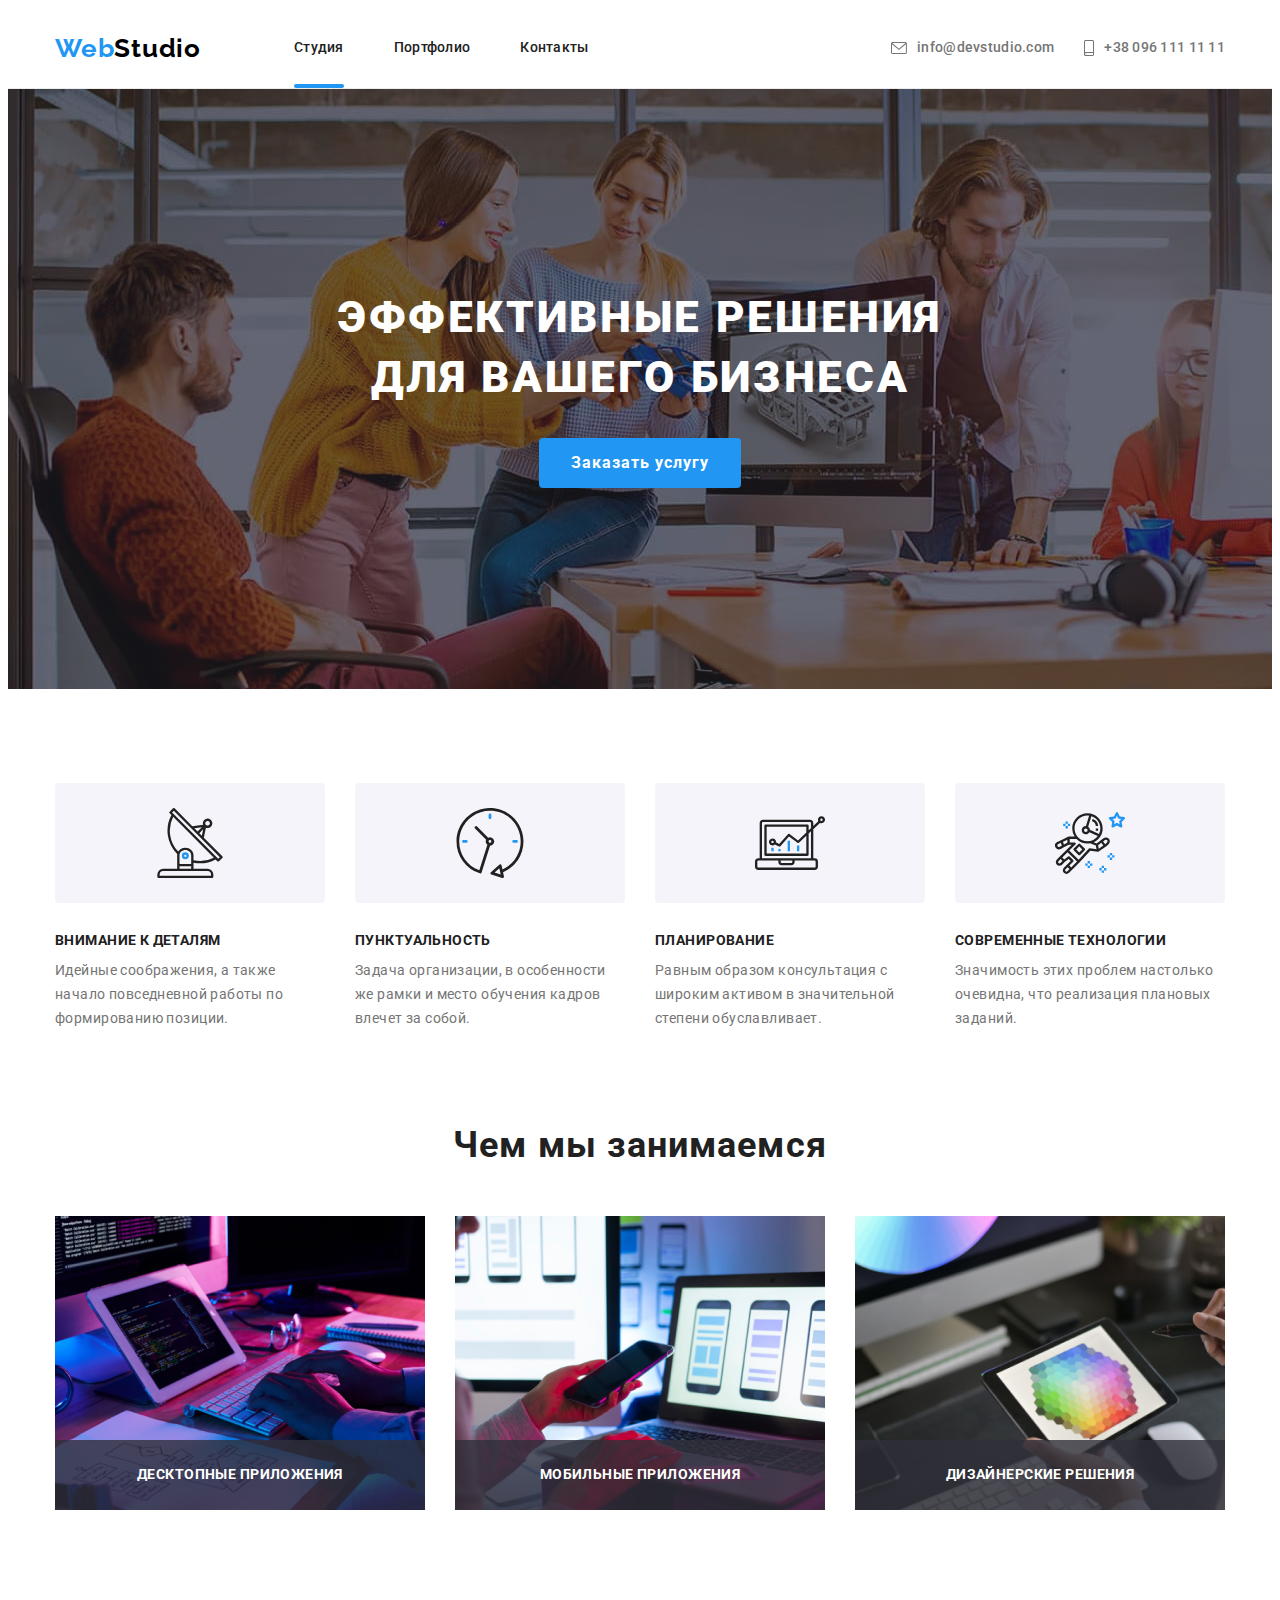
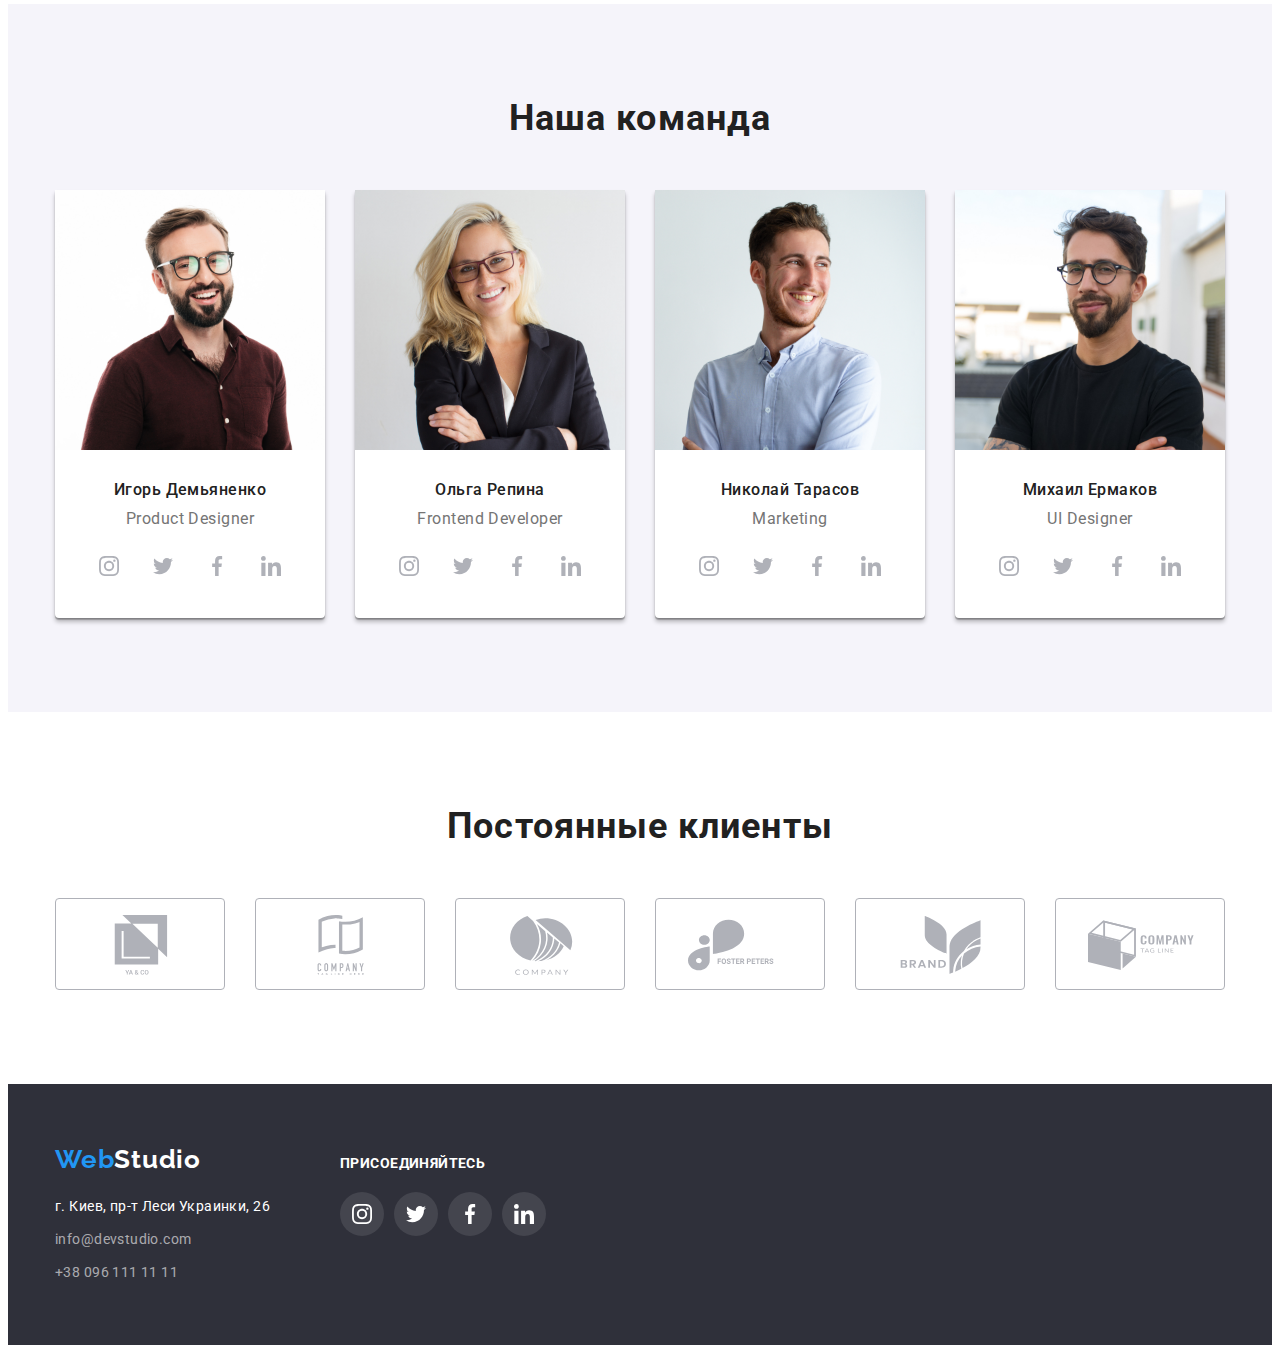
<file: index.html>
<!DOCTYPE html>
<html lang="ru">
  <head>
    <meta charset="UTF-8" />
    <meta name="viewport" content="width=device-width, initial-scale=1.0" />
    <title>Web Studio</title>
    <link rel="preconnect" href="https://fonts.gstatic.com" />
    <link
      href="https://fonts.googleapis.com/css2?family=Raleway:wght@700&family=Roboto:wght@400;500;700;900&display=swap"
      rel="stylesheet"
    />
    <link
      rel="stylesheet"
      href="https://cdnjs.cloudflare.com/ajax/libs/modern-normalize/1.0.0/modern-normalize.min.css"
      integrity="sha512-ISS7cAi1PEhQ8jnbJpJZMd29NlhNj4AWYyLOSp2CE/CsHxTCu+r+t0D2yoJudVrd0/8fTVPUVDzY5Tvli75u/g=="
      crossorigin="anonymous"
      referrerpolicy="no-referrer"
    />
    <link rel="stylesheet" href="./css/styles.css" />
  </head>
  <body>
    <!-- Header -->
    <header>
      <div class="container">
        <!-- Logo -->
        <a href="/" class="logo" lang="En"
          >Web<span class="logo-header">Studio</span></a
        >

        <!-- Navigation -->
        <nav>
          <ul class="site-nav list">
            <li class="item">
              <a href="/" class="link current-page">Студия</a>
            </li>
            <li class="item">
              <a href="./portfolio.html" class="link">Портфолио</a>
            </li>
            <li class="item"><a href="" class="link">Контакты</a></li>
          </ul>
        </nav>

        <!-- Contacts -->
        <ul class="contacts list">
          <li class="contacts-item">
            <a href="mailto:info@devstudio.com" class="link" lang="En"
              ><svg class="contacts-item-icon" width="16px">
                <use href="./images/icons.svg#envelope"></use></svg
              >info@devstudio.com</a
            >
          </li>
          <li class="contacts-item">
            <a href="tel:+380961111111" class="link"
              ><svg class="contacts-item-icon" width="10px">
                <use href="./images/icons.svg#smartphone"></use></svg
              >+38 096 111 11 11</a
            >
          </li>
        </ul>
      </div>
    </header>

    <!-- Main -->
    <main>
      <!-- Hero -->

      <section class="hero">
        <div class="container">
          <h1 class="hero-title">
            Эффективные решения<br />для вашего бизнеса
          </h1>
          <button type="button" class="hero-button" data-modal-open>
            Заказать услугу
          </button>
        </div>
      </section>

      <!-- Our benefits -->
      <section class="features">
        <h2 class="visually-hidden">Наши преимущества</h2>
        <div class="container">
          <ul class="features-list list">
            <li class="feature-item">
              <div class="features-icon-thumb">
                <svg class="features-icon">
                  <use href="./images/icons.svg#antenna"></use>
                </svg>
              </div>
              <h3 class="features-titles">Внимание к деталям</h3>
              <p class="features-text">
                Идейные соображения, а также начало повседневной работы по
                формированию позиции.
              </p>
            </li>
            <li class="feature-item">
              <div class="features-icon-thumb">
                <svg class="features-icon">
                  <use href="./images/icons.svg#clock"></use>
                </svg>
              </div>
              <h3 class="features-titles">Пунктуальность</h3>
              <p class="features-text">
                Задача организации, в особенности же рамки и место обучения
                кадров влечет за собой.
              </p>
            </li>
            <li class="feature-item">
              <div class="features-icon-thumb">
                <svg class="features-icon">
                  <use href="./images/icons.svg#diagram"></use>
                </svg>
              </div>
              <h3 class="features-titles">Планирование</h3>
              <p class="features-text">
                Равным образом консультация с широким активом в значительной
                степени обуславливает.
              </p>
            </li>
            <li class="feature-item">
              <div class="features-icon-thumb">
                <svg class="features-icon">
                  <use href="./images/icons.svg#astronaut"></use>
                </svg>
              </div>
              <h3 class="features-titles">Современные технологии</h3>
              <p class="features-text">
                Значимость этих проблем настолько очевидна, что реализация
                плановых заданий.
              </p>
            </li>
          </ul>
        </div>
      </section>

      <!-- Our activities -->
      <section class="activities">
        <div class="container">
          <h2 class="activities-title">Чем мы занимаемся</h2>
          <ul class="activities-list list">
            <li class="activities-item">
              <div class="activity-thumb">
                <img
                  src="./images/img.png"
                  alt="На столе монитор, планшетный компьютер, две руки на клавиатуре, рядом мышь, очки, схема, блокнот и ручка"
                  width="370"
                />
                <div class="activity-overlay">
                  <p class="activity-text">ДЕСКТОПНЫЕ ПРИЛОЖЕНИЯ</p>
                </div>
              </div>
            </li>
            <li class="activities-item">
              <div class="activity-thumb">
                <img
                  src="./images/img(1).png"
                  alt="Ноутбук с изображением трёх экранов смартфонов, перед ним две руки, левая держит смартфон"
                  width="370"
                />
                <div class="activity-overlay">
                  <p class="activity-text">МОБИЛЬНЫЕ ПРИЛОЖЕНИЯ</p>
                </div>
              </div>
            </li>
            <li class="activities-item">
              <div class="activity-thumb">
                <img
                  src="./images/img(2).png"
                  alt="две руки, левая держит графический планшет, правая - стилус"
                  width="370"
                />
                <div class="activity-overlay">
                  <p class="activity-text">ДИЗАЙНЕРСКИЕ РЕШЕНИЯ</p>
                </div>
              </div>
            </li>
          </ul>
        </div>
      </section>

      <!-- Our team -->
      <section class="team-section">
        <div class="container">
          <h2 class="main-team-title">Наша команда</h2>

          <ul class="team-list list">
            <li class="team-card">
              <img
                src="./images/img.jpg"
                alt="Улыбающийся молодой русоволосый мужчина с недлинной бородой, в очках и коричневой рубашке"
                width="270"
              />
              <div class="card-text">
                <h3 class="team-titles">Игорь Демьяненко</h3>
                <p lang="en" class="professions">Product Designer</p>
                <ul class="team-links list">
                  <li class="team-social-item">
                    <a href="" class="team-social-thumb link">
                      <svg class="team-social-icon">
                        <use href="./images/icons.svg#instagram"></use>
                      </svg>
                    </a>
                  </li>
                  <li class="team-social-item">
                    <a href="" class="team-social-thumb link"
                      ><svg class="team-social-icon">
                        <use href="./images/icons.svg#twitter"></use></svg
                    ></a>
                  </li>
                  <li class="team-social-item">
                    <a href="" class="team-social-thumb link"
                      ><svg class="team-social-icon">
                        <use href="./images/icons.svg#facebook"></use></svg
                    ></a>
                  </li>
                  <li class="team-social-item">
                    <a href="" class="team-social-thumb link"
                      ><svg class="team-social-icon">
                        <use href="./images/icons.svg#linkedin"></use></svg
                    ></a>
                  </li>
                </ul>
              </div>
            </li>
            <li class="team-card">
              <img
                src="./images/img(1).jpg"
                alt="Улыбающаяся молодая женщина с длинными светлыми волосами, в очках и чёрном пиджаке"
                width="270"
              />
              <div class="card-text">
                <h3 class="team-titles">Ольга Репина</h3>
                <p lang="en" class="professions">Frontend Developer</p>
                <ul class="team-links list">
                  <li class="team-social-item">
                    <a href="" class="team-social-thumb link">
                      <svg class="team-social-icon">
                        <use href="./images/icons.svg#instagram"></use>
                      </svg>
                    </a>
                  </li>
                  <li class="team-social-item">
                    <a href="" class="team-social-thumb link"
                      ><svg class="team-social-icon">
                        <use href="./images/icons.svg#twitter"></use></svg
                    ></a>
                  </li>
                  <li class="team-social-item">
                    <a href="" class="team-social-thumb link"
                      ><svg class="team-social-icon">
                        <use href="./images/icons.svg#facebook"></use></svg
                    ></a>
                  </li>
                  <li class="team-social-item">
                    <a href="" class="team-social-thumb link"
                      ><svg class="team-social-icon">
                        <use href="./images/icons.svg#linkedin"></use></svg
                    ></a>
                  </li>
                </ul>
              </div>
            </li>
            <li class="team-card">
              <img
                src="./images/img(2).jpg"
                alt="Улыбающийся молодой рыжеволосый мужчина с очень короткой бородой, в белой рубашке"
                width="270"
              />
              <div class="card-text">
                <h3 class="team-titles">Николай Тарасов</h3>
                <p lang="en" class="professions">Marketing</p>
                <ul class="team-links list">
                  <li class="team-social-item">
                    <a href="" class="team-social-thumb link">
                      <svg class="team-social-icon">
                        <use href="./images/icons.svg#instagram"></use>
                      </svg>
                    </a>
                  </li>
                  <li class="team-social-item">
                    <a href="" class="team-social-thumb link"
                      ><svg class="team-social-icon">
                        <use href="./images/icons.svg#twitter"></use></svg
                    ></a>
                  </li>
                  <li class="team-social-item">
                    <a href="" class="team-social-thumb link"
                      ><svg class="team-social-icon">
                        <use href="./images/icons.svg#facebook"></use></svg
                    ></a>
                  </li>
                  <li class="team-social-item">
                    <a href="" class="team-social-thumb link"
                      ><svg class="team-social-icon">
                        <use href="./images/icons.svg#linkedin"></use></svg
                    ></a>
                  </li>
                </ul>
              </div>
            </li>
            <li class="team-card">
              <img
                src="./images/img(3).jpg"
                alt="Улыбающийся молодой темноволосый мужчина с недлинной бородой, в очках и чёрной футболке"
                width="270"
              />
              <div class="card-text">
                <h3 class="team-titles">Михаил Ермаков</h3>
                <p lang="en" class="professions">UI Designer</p>
                <ul class="team-links list">
                  <li class="team-social-item">
                    <a href="" class="team-social-thumb link">
                      <svg class="team-social-icon">
                        <use href="./images/icons.svg#instagram"></use>
                      </svg>
                    </a>
                  </li>
                  <li class="team-social-item">
                    <a href="" class="team-social-thumb link"
                      ><svg class="team-social-icon">
                        <use href="./images/icons.svg#twitter"></use></svg
                    ></a>
                  </li>
                  <li class="team-social-item">
                    <a href="" class="team-social-thumb link"
                      ><svg class="team-social-icon">
                        <use href="./images/icons.svg#facebook"></use></svg
                    ></a>
                  </li>
                  <li class="team-social-item">
                    <a href="" class="team-social-thumb link"
                      ><svg class="team-social-icon">
                        <use href="./images/icons.svg#linkedin"></use></svg
                    ></a>
                  </li>
                </ul>
              </div>
            </li>
          </ul>
        </div>
      </section>
      <section class="clients">
        <div class="container">
          <h2 class="clients-title">Постоянные клиенты</h2>

          <ul class="clients-list list">
            <li class="clients-list-item">
              <a href="" class="clients-list-thumb link"
                ><svg class="clients-list-icon">
                  <use href="./images/icons.svg#union-1"></use></svg
              ></a>
            </li>
            <li class="clients-list-item">
              <a href="" class="clients-list-thumb link"
                ><svg class="clients-list-icon">
                  <use href="./images/icons.svg#union-2"></use></svg
              ></a>
            </li>
            <li class="clients-list-item">
              <a href="" class="clients-list-thumb link"
                ><svg class="clients-list-icon">
                  <use href="./images/icons.svg#union-3"></use></svg
              ></a>
            </li>
            <li class="clients-list-item4">
              <a href="" class="clients-list-thumb link"
                ><svg class="clients-list-icon">
                  <use href="./images/icons.svg#union-4"></use></svg
              ></a>
            </li>
            <li class="clients-list-item">
              <a href="" class="clients-list-thumb link"
                ><svg class="clients-list-icon">
                  <use href="./images/icons.svg#union-5"></use></svg
              ></a>
            </li>
            <li class="clients-list-item">
              <a href="" class="clients-list-thumb link"
                ><svg class="clients-list-icon">
                  <use href="./images/icons.svg#union-6"></use></svg
              ></a>
            </li>
          </ul>
        </div>
      </section>
    </main>

    <!-- Footer -->
    <footer>
      <div class="container">
        <div class="footer-text">
          <!-- Logo -->
          <a href="/" class="logo" lang="En"
            >Web<span class="logo-footer">Studio</span></a
          >

          <!-- Adress -->
          <address class="footer-adress">
            г. Киев, пр-т Леси Украинки, 26
          </address>

          <!-- Contacts -->
          <ul class="footer-contacts list">
            <li class="footer-contacts-item">
              <a href="mailto:info@devstudio.com" class="link" lang="En"
                >info@devstudio.com</a
              >
            </li>
            <li class="footer-contacts-item">
              <a href="tel:+380961111111" class="link">+38 096 111 11 11</a>
            </li>
          </ul>
        </div>

        <!-- Social -->
        <div class="footer-social">
          <h2 class="footer-social-title">ПРИСОЕДИНЯЙТЕСЬ</h2>
          <ul class="footer-social-links list">
            <li class="footer-social-item">
              <a href="" class="footer-social-thumb link"
                ><svg class="footer-social-icon">
                  <use href="./images/icons.svg#instagram"></use></svg
              ></a>
            </li>
            <li class="footer-social-item">
              <a href="" class="footer-social-thumb link"
                ><svg class="footer-social-icon">
                  <use href="./images/icons.svg#twitter"></use></svg
              ></a>
            </li>
            <li class="footer-social-item">
              <a href="" class="footer-social-thumb link"
                ><svg class="footer-social-icon">
                  <use href="./images/icons.svg#facebook"></use></svg
              ></a>
            </li>
            <li class="footer-social-item">
              <a href="" class="footer-social-thumb link"
                ><svg class="footer-social-icon">
                  <use href="./images/icons.svg#linkedin"></use></svg
              ></a>
            </li>
          </ul>
        </div>
      </div>
    </footer>
    <div class="backdrop is-hidden" data-modal>
      <div class="modal">
        <button type="button" class="modal-button" data-modal-close>
          <svg class="close">
            <use href="./images/icons.svg#close-black-18dp-2-1"></use>
          </svg>
        </button>
      </div>
    </div>
    <script src="./js/modal.js"></script>
  </body>
</html>
</file>
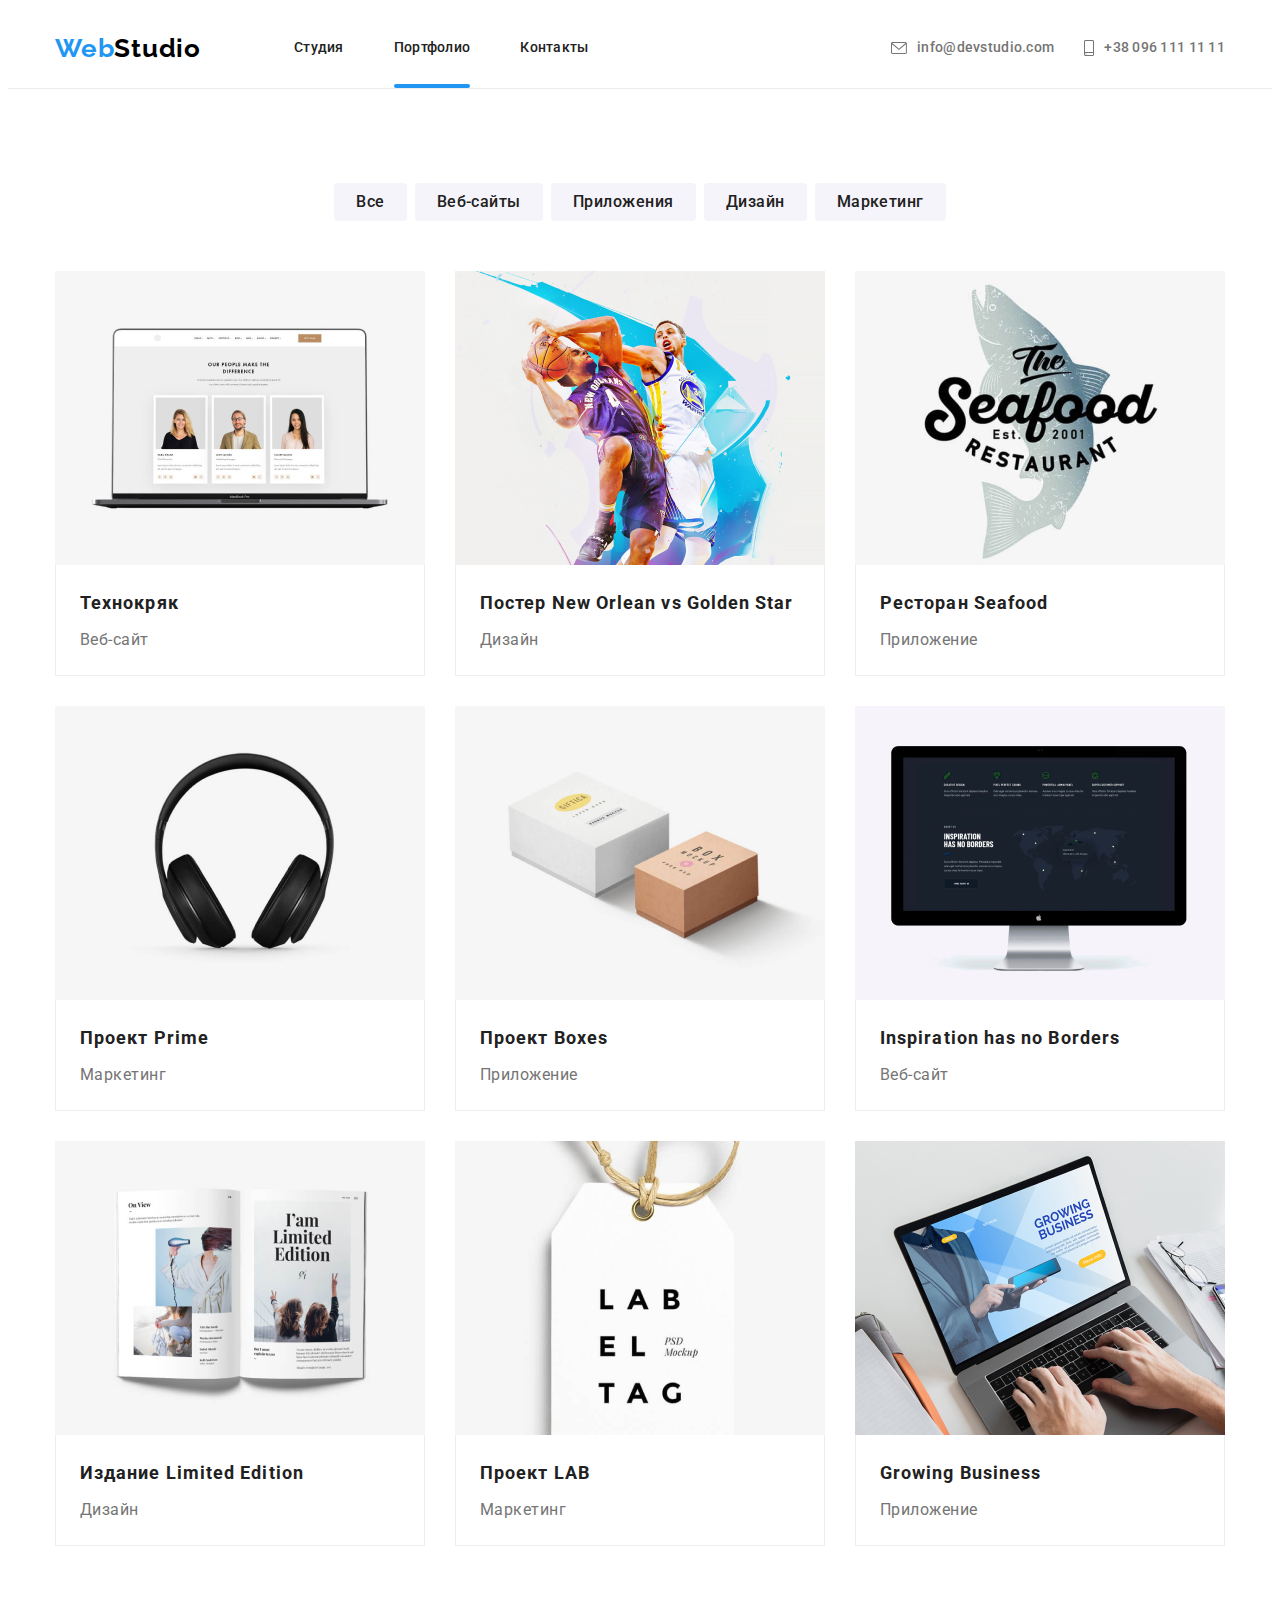
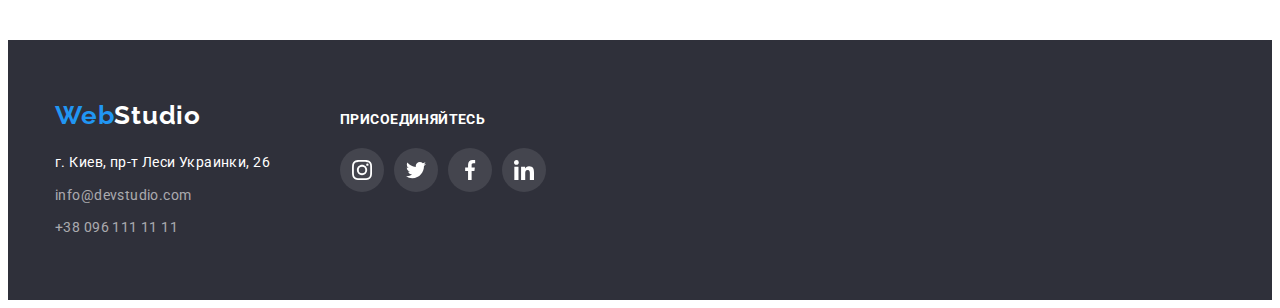
<file: portfolio.html>
<!DOCTYPE html>
<html lang="ru">
  <head>
    <meta charset="UTF-8" />
    <meta name="viewport" content="width=device-width, initial-scale=1.0" />
    <title>Portfolio</title>
    <link rel="preconnect" href="https://fonts.gstatic.com" />
    <link
      href="https://fonts.googleapis.com/css2?family=Raleway:wght@700&family=Roboto:wght@400;500;700;900&display=swap"
      rel="stylesheet"
    />
    <link
      rel="stylesheet"
      href="https://cdnjs.cloudflare.com/ajax/libs/modern-normalize/1.0.0/modern-normalize.min.css"
      integrity="sha512-ISS7cAi1PEhQ8jnbJpJZMd29NlhNj4AWYyLOSp2CE/CsHxTCu+r+t0D2yoJudVrd0/8fTVPUVDzY5Tvli75u/g=="
      crossorigin="anonymous"
      referrerpolicy="no-referrer"
    />
    <link rel="stylesheet" href="./css/styles.css" />
  </head>
  <body>
    <!-- Header -->
    <header>
      <div class="container">
        <!-- Logo -->
        <a href="/" class="logo" lang="En"
          >Web<span class="logo-header">Studio</span></a
        >

        <!-- Navigation -->
        <nav>
          <ul class="site-nav list">
            <li class="item"><a href="/" class="link">Студия</a></li>
            <li class="item">
              <a href="./portfolio.html" class="link current-page">Портфолио</a>
            </li>
            <li class="item"><a href="" class="link">Контакты</a></li>
          </ul>
        </nav>

        <!-- Contacts -->
        <ul class="contacts list">
          <li class="contacts-item">
            <a href="mailto:info@devstudio.com" class="link" lang="En"
              ><svg class="contacts-item-icon" width="16px">
                <use href="./images/icons.svg#envelope"></use></svg
              >info@devstudio.com</a
            >
          </li>
          <li class="contacts-item">
            <a href="tel:+380961111111" class="link"
              ><svg class="contacts-item-icon" width="10px">
                <use href="./images/icons.svg#smartphone"></use></svg
              >+38 096 111 11 11</a
            >
          </li>
        </ul>
      </div>
    </header>

    <!-- Main -->
    <main>
      <section class="portfolio">
        <!-- Our works -->
        <h1 class="visually-hidden">Наше портфолио</h1>

        <!-- Filters -->
        <h2 class="visually-hidden">Фильтр</h2>
        <ul class="filter-list list">
          <li class="filter-list-item">
            <button type="button" class="filter-button">Все</button>
          </li>
          <li class="filter-list-item">
            <button type="button" class="filter-button">Веб-сайты</button>
          </li>
          <li class="filter-list-item">
            <button type="button" class="filter-button">Приложения</button>
          </li>
          <li class="filter-list-item">
            <button type="button" class="filter-button">Дизайн</button>
          </li>
          <li class="filter-list-item">
            <button type="button" class="filter-button">Маркетинг</button>
          </li>
        </ul>

        <!-- Projects -->
        <h2 class="visually-hidden">Наши проекты</h2>
        <div class="container">
          <ul class="project-set list">
            <li class="card">
              <a href="" class="link project-card-link">
                <div class="project-card-thumb">
                  <img
                    src="./images/pf-1.jpg"
                    alt="на экране мак бука изображена веб-страница с тремя карточками специалистов - двух женщин и мужчины"
                    width="370"
                  />
                  <div class="project-card-overlay">
                    <p class="overlay-text">
                      Технокряк это современная площадка распространения
                      коронавируса. Компании используют эту платформу для
                      цифрового шпионажа и атак на защищённые сервера
                      конкурентов.
                    </p>
                  </div>
                </div>

                <div class="card-content">
                  <h3 class="project-title">Технокряк</h3>
                  <p class="project-text">Веб-сайт</p>
                </div>
              </a>
            </li>
            <li class="card">
              <a href="" class="link project-card-link">
                <div class="project-card-thumb">
                  <img
                    src="./images/pf-2.jpg"
                    alt="два баскетболиста борются за мяч"
                    width="370"
                  />
                  <div class="project-card-overlay">
                    <p class="overlay-text">
                      Технокряк это современная площадка распространения
                      коронавируса. Компании используют эту платформу для
                      цифрового шпионажа и атак на защищённые сервера
                      конкурентов.
                    </p>
                  </div>
                </div>

                <div class="card-content">
                  <h3 class="project-title">
                    Постер <span lang="En">New Orlean vs Golden Star</span>
                  </h3>
                  <p class="project-text">Дизайн</p>
                </div>
              </a>
            </li>
            <li class="card">
              <a href="" class="link project-card-link">
                <div class="project-card-thumb">
                  <img
                    src="./images/pf-3.jpg"
                    alt="эмблема ресторана в виде лосося, поверх неё написано название ресторана"
                    width="370"
                  />
                  <div class="project-card-overlay">
                    <p class="overlay-text">
                      Технокряк это современная площадка распространения
                      коронавируса. Компании используют эту платформу для
                      цифрового шпионажа и атак на защищённые сервера
                      конкурентов.
                    </p>
                  </div>
                </div>

                <div class="card-content">
                  <h3 class="project-title">
                    Ресторан <span lang="En">Seafood</span>
                  </h3>
                  <p class="project-text">Приложение</p>
                </div>
              </a>
            </li>
            <li class="card">
              <a href="" class="link project-card-link">
                <div class="project-card-thumb">
                  <img
                    src="./images/pf-4.jpg"
                    alt="чёрные беспроводные наушники закрытого типа"
                    width="370"
                  />
                  <div class="project-card-overlay">
                    <p class="overlay-text">
                      Технокряк это современная площадка распространения
                      коронавируса. Компании используют эту платформу для
                      цифрового шпионажа и атак на защищённые сервера
                      конкурентов.
                    </p>
                  </div>
                </div>

                <div class="card-content">
                  <h3 class="project-title">
                    Проект <span lang="En">Prime</span>
                  </h3>
                  <p class="project-text">Маркетинг</p>
                </div>
              </a>
            </li>
            <li class="card">
              <a href="" class="link project-card-link">
                <div class="project-card-thumb">
                  <img
                    src="./images/pf-5.jpg"
                    alt="белая прямоугольная коробочка, рядом с ней коричневая прямоугольная коробочка меньшего размера"
                    width="370"
                  />
                  <div class="project-card-overlay">
                    <p class="overlay-text">
                      коронавируса. Компании используют эту платформу для
                      цифрового шпионажа и атак на защищённые сервера
                      конкурентов.
                    </p>
                  </div>
                </div>

                <div class="card-content">
                  <h3 class="project-title">
                    Проект <span lang="En">Boxes</span>
                  </h3>
                  <p class="project-text">Приложение</p>
                </div>
              </a>
            </li>
            <li class="card">
              <a href="" class="link project-card-link">
                <div class="project-card-thumb">
                  <img
                    src="./images/pf-6.jpg"
                    alt="на экране монитора Эйпл веб страница в тёмно-серых тонах с изображением карты мира, зелёными навигационными значками и слоганом"
                    width="370"
                  />
                  <div class="project-card-overlay">
                    <p class="overlay-text">
                      Технокряк это современная площадка распространения
                      коронавируса. Компании используют эту платформу для
                      цифрового шпионажа и атак на защищённые сервера
                      конкурентов.
                    </p>
                  </div>
                </div>

                <div class="card-content">
                  <h3 class="project-title">
                    <span lang="En">Inspiration has no Borders</span>
                  </h3>
                  <p class="project-text">Веб-сайт</p>
                </div>
              </a>
            </li>
            <li class="card">
              <a href="" class="link project-card-link">
                <div class="project-card-thumb">
                  <img
                    src="./images/pf-7.jpg"
                    alt="разворот страниц женского журнала"
                    width="370"
                  />
                  <div class="project-card-overlay">
                    <p class="overlay-text">
                      Технокряк это современная площадка распространения
                      коронавируса. Компании используют эту платформу для
                      цифрового шпионажа и атак на защищённые сервера
                      конкурентов.
                    </p>
                  </div>
                </div>

                <div class="card-content">
                  <h3 class="project-title">
                    Издание <span lang="En">Limited Edition</span>
                  </h3>
                  <p class="project-text">Дизайн</p>
                </div>
              </a>
            </li>
            <li class="card">
              <a href="" class="link project-card-link">
                <div class="project-card-thumb">
                  <img
                    src="./images/pf-8.jpg"
                    alt="белая бирочка на верёвке с надписью чёрными заглавными буквами"
                    width="370"
                  />
                  <div class="project-card-overlay">
                    <p class="overlay-text">
                      Технокряк это современная площадка распространения
                      коронавируса. Компании используют эту платформу для
                      цифрового шпионажа и атак на защищённые сервера
                      конкурентов.
                    </p>
                  </div>
                </div>

                <div class="card-content">
                  <h3 class="project-title">
                    Проект <span lang="En">LAB</span>
                  </h3>
                  <p class="project-text">Маркетинг</p>
                </div>
              </a>
            </li>
            <li class="card">
              <a href="" class="link project-card-link">
                <div class="project-card-thumb">
                  <img
                    src="./images/pf-9.jpg"
                    alt="руки на клавиатуре ноутбука, на экране - страница приложения для бизнеса, около ноутбука лежат бумаги и очки"
                    width="370"
                  />
                  <div class="project-card-overlay">
                    <p class="overlay-text">
                      Технокряк это современная площадка распространения
                      коронавируса. Компании используют эту платформу для
                      цифрового шпионажа и атак на защищённые сервера
                      конкурентов.
                    </p>
                  </div>
                </div>

                <div class="card-content">
                  <h3 class="project-title">
                    <span lang="En">Growing Business</span>
                  </h3>
                  <p class="project-text">Приложение</p>
                </div>
              </a>
            </li>
          </ul>
        </div>
      </section>
    </main>

    <!-- Footer -->
    <footer>
      <div class="container">
        <div class="footer-text">
          <!-- Logo -->
          <a href="/" class="logo" lang="En"
            >Web<span class="logo-footer">Studio</span></a
          >

          <!-- Adress -->
          <address class="footer-adress">
            г. Киев, пр-т Леси Украинки, 26
          </address>

          <!-- Contacts -->
          <ul class="footer-contacts list">
            <li class="footer-contacts-item">
              <a href="mailto:info@devstudio.com" class="link" lang="En"
                >info@devstudio.com</a
              >
            </li>
            <li class="footer-contacts-item">
              <a href="tel:+380961111111" class="link">+38 096 111 11 11</a>
            </li>
          </ul>
        </div>

        <!-- Social -->
        <div class="footer-social">
          <h2 class="footer-social-title">ПРИСОЕДИНЯЙТЕСЬ</h2>
          <ul class="footer-social-links list">
            <li class="footer-social-item">
              <a href="" class="footer-social-thumb link"
                ><svg class="footer-social-icon">
                  <use href="./images/icons.svg#instagram"></use></svg
              ></a>
            </li>
            <li class="footer-social-item">
              <a href="" class="footer-social-thumb link"
                ><svg class="footer-social-icon">
                  <use href="./images/icons.svg#twitter"></use></svg
              ></a>
            </li>
            <li class="footer-social-item">
              <a href="" class="footer-social-thumb link"
                ><svg class="footer-social-icon">
                  <use href="./images/icons.svg#facebook"></use></svg
              ></a>
            </li>
            <li class="footer-social-item">
              <a href="" class="footer-social-thumb link"
                ><svg class="footer-social-icon">
                  <use href="./images/icons.svg#linkedin"></use></svg
              ></a>
            </li>
          </ul>
        </div>
      </div>
    </footer>
  </body>
</html>
</file>
<file: css/styles.css>
/* цвет основного текста #757575 */
/* цвет контактов футера   rgba(255, 255, 255, 0.6) */
/* цвет заголовков  #212121 */
/* основной белый цвет #ffffff */
/* первичный серый цвет #2f303a */
/* серый цвет оверлеев rgba(47, 48, 58, 0.8) */
/* серый цвет бэкдропа rgba(0, 0, 0, 0.2) */
/* серый цвет секций #f5f4fa */
/* серый цвет иконок #AFB1B8 */
/* акцент #2196f3 */
/* хувер акцента #188CE8 */
/* оверлей карточек портфолио background: rgba(33, 150, 243, 0.9) */
/* цвет бордера хедера #ececec */
/* цвет бордера карточек rgba(238, 238, 238, 1) */
/* марджин сетки карточек --card-set-gap */

:root {
  --primary-text-color: #757575;
  --contacts-footer-color: rgba(255, 255, 255, 0.6);
  --icons-footer-color: rgba(255, 255, 255, 0.1);
  --title-text-color: #212121;
  --primary-white-color: #ffffff;
  --primary-grey-color: #2f303a;
  --overlays-grey-color: rgba(47, 48, 58, 0.8);
  --backdrops-grey-color: rgba(0, 0, 0, 0.2);
  --section-grey-color: #f5f4fa;
  --icon-grey-color: #afb1b8;
  --accent-color: #2196f3;
  --accent-hoover-color: #188ce8;
  --portfolio-card-overlay-color: rgba(33, 150, 243, 0.9);
  --header-border-color: #ececec;
  --card-border-color: rgba(238, 238, 238, 1);
  --card-set-gap: 30px;
}

html {
  box-sizing: border-box;
}

*,
*::before,
*::after {
  box-sizing: inherit;
}

.visually-hidden {
  position: absolute;
  width: 1px;
  height: 1px;
  margin: -1px;
  border: 0;
  padding: 0;

  white-space: nowrap;
  clip-path: inset(100%);
  clip: rect(0 0 0 0);
  overflow: hidden;
}

.list {
  padding: 0;
  margin: 0;
  list-style: none;
}

.link {
  text-decoration: none;
  cursor: pointer;
}

img {
  display: block;
  max-width: 100%;
  height: auto;
}

h2 {
  text-align: center;
}

h1,
h2,
h3,
p {
  padding: 0;
  margin: 0;
}

.container {
  width: 1200px;
  padding-left: 15px;
  padding-right: 15px;

  margin-right: auto;
  margin-left: auto;
}

/* ----------body---------- */
body {
  background-color: var(--primary-white-color);

  color: var(--primary-text-color);

  font-family: Roboto, sans-serif;
}

/* ---header--- */
header {
  border-bottom: 1px solid var(--header-border-color);

  background-color: var(--primary-white-color);

  font-weight: 500;
  font-size: 14px;
  line-height: 1.14;
  letter-spacing: 0.02em;
}

header > .container {
  display: flex;
  align-items: center;
}

/* logo */

.logo {
  display: block;
  margin-right: 93px;

  font-family: Raleway, sans-serif;

  color: #2196f3;

  font-weight: 700;
  font-size: 26px;
  line-height: 1.19;
  letter-spacing: 0.03em;

  text-decoration: none;
}

.logo-header {
  color: #000000;
}

.logo-footer {
  color: #ffffff;
}

/* navigation */
.site-nav {
  display: flex;
}

.site-nav .item:not(:last-child) {
  margin-right: 50px;
}

.site-nav .link {
  display: block;
  padding: 32px 0px;

  color: var(--title-text-color);

  transition: color 250ms cubic-bezier(0.4, 0, 0.2, 1);
}

.site-nav .link:hover,
.site-nav .link:focus {
  color: var(--accent-color);
}

.current-page {
  position: relative;
}

.current-page::after {
  content: "";
  position: absolute;
  left: 0;
  bottom: 0;

  background-color: var(--accent-color);
  height: 4px;
  width: 100%;
  border-radius: 2px;
}

/* contacts */
.contacts {
  display: flex;
  margin-left: auto;
}

.contacts .contacts-item:not(:last-child) {
  margin-right: 30px;
}

.contacts-item .link {
  color: var(--primary-text-color);
  display: flex;
  transition: color 250ms cubic-bezier(0.4, 0, 0.2, 1);
}

.contacts-item-icon {
  height: 16px;
  margin-right: 10px;
  fill: currentColor;
}

.contacts .link:hover,
.contacts .link:focus {
  color: var(--accent-color);
}

/* hero */

.hero {
  padding: 199px 0px 200px;
  height: 600px;
  max-width: 1600px;
  margin-left: auto;
  margin-right: auto;
  background-image: linear-gradient(
      rgba(47, 48, 58, 0.4),
      rgba(47, 48, 58, 0.4)
    ),
    url(../images/Hero.j\(1\).jpg);
  background-color: var(--primary-grey-color);
  text-align: center;
}

.hero-title {
  margin-bottom: 30px;

  color: var(--primary-white-color);

  font-weight: 900;
  font-size: 44px;
  line-height: 1.36;
  letter-spacing: 0.06em;
  text-transform: uppercase;
}

.hero-button {
  border: 0px;
  border-radius: 4px;
  min-width: 200px;
  min-height: 50px;

  padding: 10px 32px;

  display: inline-block;

  background-color: var(--accent-color);

  color: var(--primary-white-color);

  font-family: inherit;
  font-weight: 700;
  font-size: 16px;
  line-height: 1.87;
  text-align: center;
  letter-spacing: 0.06em;
  cursor: pointer;

  transition: background-color 250ms cubic-bezier(0.4, 0, 0.2, 1);
}

.hero-button:hover,
.hero-button:focus {
  display: inline-block;
  border: 0px;
  border-radius: 4px;
  min-width: 200px;
  min-height: 50px;

  padding: 10px 32px;

  background-color: var(--accent-hoover-color);

  color: var(--primary-white-color);

  font-family: inherit;
  font-weight: 700;
  font-size: 16px;
  line-height: 1.87;
  text-align: center;
  letter-spacing: 0.06em;
}

/* benefits */

.features {
  padding: 94px 0px;
}

.features-list {
  display: flex;
}

.feature-item:not(:last-child) {
  margin-right: 30px;
}

.features-icon-thumb {
  width: 270px;
  height: 120px;

  padding: 25px 100px;
  margin-bottom: 30px;
  border-radius: 4px;

  background-color: var(--section-grey-color);
}

.features-icon {
  width: 70px;
  height: 70px;
}

.features-titles {
  margin-bottom: 10px;

  color: var(--title-text-color);

  font-weight: 700;
  font-size: 14px;
  line-height: 1.14;
  letter-spacing: 0.03em;
  text-transform: uppercase;
}

.features-text {
  font-weight: 400;
  font-size: 14px;
  line-height: 1.71;
  letter-spacing: 0.03em;
}

/* our activities */

.activities {
  padding: 0px 0px 94px;
}

.activities-list {
  display: flex;
}

.activities-title {
  margin-bottom: 50px;

  color: var(--title-text-color);

  font-weight: 700;
  font-size: 36px;
  line-height: 1.16;
  text-align: center;
  letter-spacing: 0.03em;
}
.activities-item:not(:last-child) {
  margin-right: 30px;
}

.activity-thumb {
  position: relative;
}

.activity-overlay {
  position: absolute;
  left: 0;
  bottom: 0;

  height: 70px;
  width: 100%;
  padding: 27px 0;
  background-color: var(--overlays-grey-color);
}

.activity-text {
  color: var(--primary-white-color);
  font-family: Roboto;
  font-size: 14px;
  font-style: normal;
  font-weight: 700;
  line-height: 1.14;
  letter-spacing: 0.03em;
  text-align: center;
}

/* our team */

.team-section {
  padding: 94px 0px;

  background-color: var(--section-grey-color);
}

.main-team-title {
  margin-bottom: 50px;

  color: var(--title-text-color);

  font-weight: 700;
  font-size: 36px;
  line-height: 1.16;
  text-align: center;
  letter-spacing: 0.03em;
}

.team-list {
  display: flex;
}

.team-card {
  border-bottom-left-radius: 4px;
  border-bottom-right-radius: 4px;

  background-color: var(--primary-white-color);
  text-align: center;

  box-shadow: 0px 2px 1px 0px #00000033, 0px 1px 1px 0px #00000024,
    0px 4px 4px 0px #00000040;
}

.team-card:not(:last-child) {
  margin-right: 30px;
}

.card-text {
  padding: 30px 0px;
}

.team-titles {
  margin-bottom: 10px;

  color: var(--title-text-color);

  font-weight: 500;
  font-size: 16px;
  line-height: 1.19;
  letter-spacing: 0.03em;
}

.professions {
  color: var(--primary-text-color);

  margin-bottom: 16px;

  font-weight: 400;
  font-size: 16px;
  line-height: 1.19;
  letter-spacing: 0.03em;
}

.team-links {
  display: flex;
  justify-content: center;
}

.team-social-thumb {
  display: block;
  width: 44px;
  height: 44px;
  padding: 12px;
  border-radius: 50%;
  color: var(--icon-grey-color);
  background-color: var(--primary-white-color);
  transition: color 250ms cubic-bezier(0.4, 0, 0.2, 1),
    background-color 250ms cubic-bezier(0.4, 0, 0.2, 1);
}

.team-social-thumb:hover,
.team-social-thumb:focus {
  color: var(--primary-white-color);
  background-color: var(--accent-color);
}

.team-social-icon {
  width: 20px;
  height: 20px;
  fill: currentColor;
}

.team-social-item:not(:last-child) {
  margin-right: 10px;
}

/* Our clients */

.clients {
  padding: 94px 0;
  background-color: var(--primary-white-color);
}

.clients-title {
  margin-bottom: 50px;

  color: var(--title-text-color);

  font-weight: 700;
  font-size: 36px;
  line-height: 1.16;
  text-align: center;
  letter-spacing: 0.03em;
}

.clients-list {
  display: flex;
  justify-content: space-between;
}

.clients-list-thumb {
  display: block;
  padding: 16px 32px;
  width: 170px;
  height: 92px;
  color: var(--icon-grey-color);
  border: 1px solid var(--icon-grey-color);
  border-radius: 4px;

  transition: color 250ms cubic-bezier(0.4, 0, 0.2, 1),
    border-color 250ms cubic-bezier(0.4, 0, 0.2, 1);
}

.clients-list-thumb:hover,
.clients-list-thumb:focus {
  color: var(--accent-color);
  border-color: var(--accent-color);
}

.clients-list-icon {
  width: 106px;
  height: 60px;
  fill: currentColor;
}

/* ---footer--- */

footer {
  padding: 60px 0px;

  background-color: var(--primary-grey-color);
}

footer > .container {
  display: flex;
}

.footer-text {
  margin-right: 70px;
}

footer .logo {
  margin-right: 0;
  margin-bottom: 20px;
}

.footer-adress {
  display: block;
  margin-bottom: 9px;

  color: var(--primary-white-color);

  font-style: normal;
  font-weight: 400;
  font-size: 14px;
  line-height: 1.71;
  letter-spacing: 0.03em;
}

.footer-contacts .link {
  color: var(--contacts-footer-color);

  font-weight: 400;
  font-size: 14px;
  line-height: 1.71;
  letter-spacing: 0.03em;
}

.footer-contacts-item:not(:last-child) {
  margin-bottom: 9px;
}

/* Footer Social */

.footer-social {
  padding: 12px 0 40px;
}

.footer-social-title {
  color: var(--primary-white-color);

  margin-bottom: 20px;

  font-family: Roboto;
  font-style: normal;
  font-weight: 700;
  font-size: 14px;
  line-height: 1.14;
  letter-spacing: 0.03em;
  text-align: left;
}

.footer-social-links {
  display: flex;
}

.footer-social-item:not(:last-child) {
  margin-right: 10px;
}

.footer-social-thumb {
  display: block;
  padding: 12px;
  border-radius: 50%;
  width: 44px;
  height: 44px;
  color: var(--primary-white-color);
  background-color: var(--icons-footer-color);

  transition: background-color 250ms cubic-bezier(0.4, 0, 0.2, 1);
}

.footer-social-thumb:hover,
.footer-social-thumb:focus {
  background-color: var(--accent-color);
}

.footer-social-icon {
  width: 20px;
  height: 20px;
  fill: currentColor;
}

/* ------------------Portfolio-------------------------- */

.portfolio {
  padding: 94px 0px;

  background-color: var(--primary-white-color);
}

/* Filters */

.filter-list {
  display: flex;
  justify-content: center;
  margin-bottom: 50px;
}

.filter-list-item:not(:last-child) {
  margin-right: 8px;
}

.filter-button {
  display: inline-block;
  min-height: 38px;
  border: 0px;
  border-radius: 4px;

  padding: 6px 22px;

  background-color: var(--section-grey-color);

  color: var(--title-text-color);

  font-family: inherit;
  font-weight: 500;
  font-size: 16px;
  line-height: 1.62;
  letter-spacing: 0.03em;

  cursor: pointer;

  transition: color 250ms cubic-bezier(0.4, 0, 0.2, 1),
    background-color 250ms cubic-bezier(0.4, 0, 0.2, 1),
    box-shadow 250ms cubic-bezier(0.4, 0, 0.2, 1);
}

.filter-button:hover,
.filter-button:focus {
  display: inline-block;
  min-height: 38px;
  border: 0px;
  border-radius: 4px;
  padding: 6px 22px;

  background-color: var(--accent-color);

  color: var(--primary-white-color);

  box-shadow: 0px 2px 2px 0px #0000001f, 0px 1px 2px 0px #00000014,
    0px 3px 1px 0px #0000001a;

  font-family: inherit;
  font-weight: 500;
  font-size: 16px;
  line-height: 1.62;
  letter-spacing: 0.03em;
}

/* Projects */

.project-set {
  display: flex;
  flex-wrap: wrap;

  margin-right: calc(-1 * var(--card-set-gap));
  margin-bottom: calc(-1 * var(--card-set-gap));
}

.project-set .card {
  flex-basis: calc(100% / 3 - var(--card-set-gap));
  margin-right: var(--card-set-gap);
  margin-bottom: var(--card-set-gap);
}

.project-card-link {
  display: block;
  transition: box-shadow 250ms cubic-bezier(0.4, 0, 0.2, 1);
}

.project-card-thumb {
  overflow: hidden;
  position: relative;
}

.project-card-link:hover,
.project-card-link:focus {
  box-shadow: 1px 4px 6px 0px #00000029, 0px 4px 4px 0px #0000000f,
    0px 1px 1px 0px #0000001f;
}

.project-card-link:hover .project-card-overlay,
.project-card-link:focus .project-card-overlay {
  transform: translateY(-1px);
}

.project-card-image {
  display: block;
}

.card-content {
  box-sizing: border-box;
  padding: 20px 24px;

  background-color: #fff;
  border-left: 1px solid var(--card-border-color);
  border-right: 1px solid var(--card-border-color);
  border-bottom: 1px solid var(--card-border-color);
}

.project-title {
  margin-bottom: 4px;

  color: var(--title-text-color);

  font-weight: 700;
  font-size: 18px;
  line-height: 2;
  letter-spacing: 0.06em;
}

.project-text {
  color: var(--primary-text-color);

  font-weight: 400;
  font-size: 16px;
  line-height: 1.87;
  letter-spacing: 0.03em;
}

.project-card-overlay {
  position: absolute;
  left: 0;
  top: 1px;

  height: 100%;
  width: 100%;

  padding: 63px 24px;
  background-color: var(--portfolio-card-overlay-color);

  transform: translateY(100%);
  transition: transform 250ms cubic-bezier(0.4, 0, 0.2, 1);
}

.overlay-text {
  font-family: Roboto;
  font-size: 18px;
  font-style: normal;
  font-weight: 400;
  line-height: 1.55;
  letter-spacing: 0.03em;
  text-align: left;
  color: var(--primary-white-color);
}

/* ----------Modal window---------- */

.backdrop {
  position: fixed;
  top: 0;
  left: 0;
  width: 100%;
  height: 100%;
  border: 1px solid rgba(0, 0, 0, 0.1);
  background-color: var(--backdrops-grey-color);

  opacity: 1;
  transition: opacity 250ms cubic-bezier(0.4, 0, 0.2, 1);
}

.backdrop.is-hidden {
  opacity: 0;
  pointer-events: none;
}

.modal {
  position: absolute;
  top: 50%;
  left: 50%;
  transform: translate(-50%, -50%) scale(1);

  min-width: 528px;
  min-height: 581px;
  border-radius: 4px;

  background-color: var(--primary-white-color);

  box-shadow: 0px 2px 1px 0px #00000033, 0px 1px 1px 0px #00000024,
    0px 1px 3px 0px #0000001f;

  transition: transform 250ms cubic-bezier(0.4, 0, 0.2, 1);
}

.backdrop.is-hidden .modal {
  transform: translate(-50%, -50%) scale(1.2);
}

.modal-button {
  position: absolute;
  top: 8px;
  right: 8px;
  display: flex;
  width: 30px;
  height: 30px;
  justify-content: center;
  align-items: center;
  padding: 0;

  border: 1px solid #0000001a;
  border-radius: 50%;
  background-color: var(--primary-white-color);
  box-shadow: 0px 4px 4px 0px #00000040, 0px 4px 4px 0px #00000040,
    0px 4px 4px 0px #00000040, 0px 4px 4px 0px #00000040,
    0px 2px 1px 0px #00000033, 0px 1px 1px 0px #00000024,
    0px 4px 4px 0px #00000040, 0px 4px 4px 0px #00000040,
    0px 4px 4px 0px #00000040, 0px 4px 4px 0px #00000040,
    0px 4px 4px 0px #00000040, 0px 4px 4px 0px #00000040;

  cursor: pointer;
}

.close {
  width: 18px;
  height: 18px;
  border-radius: 50%;
  fill: currentColor;
}
</file>
